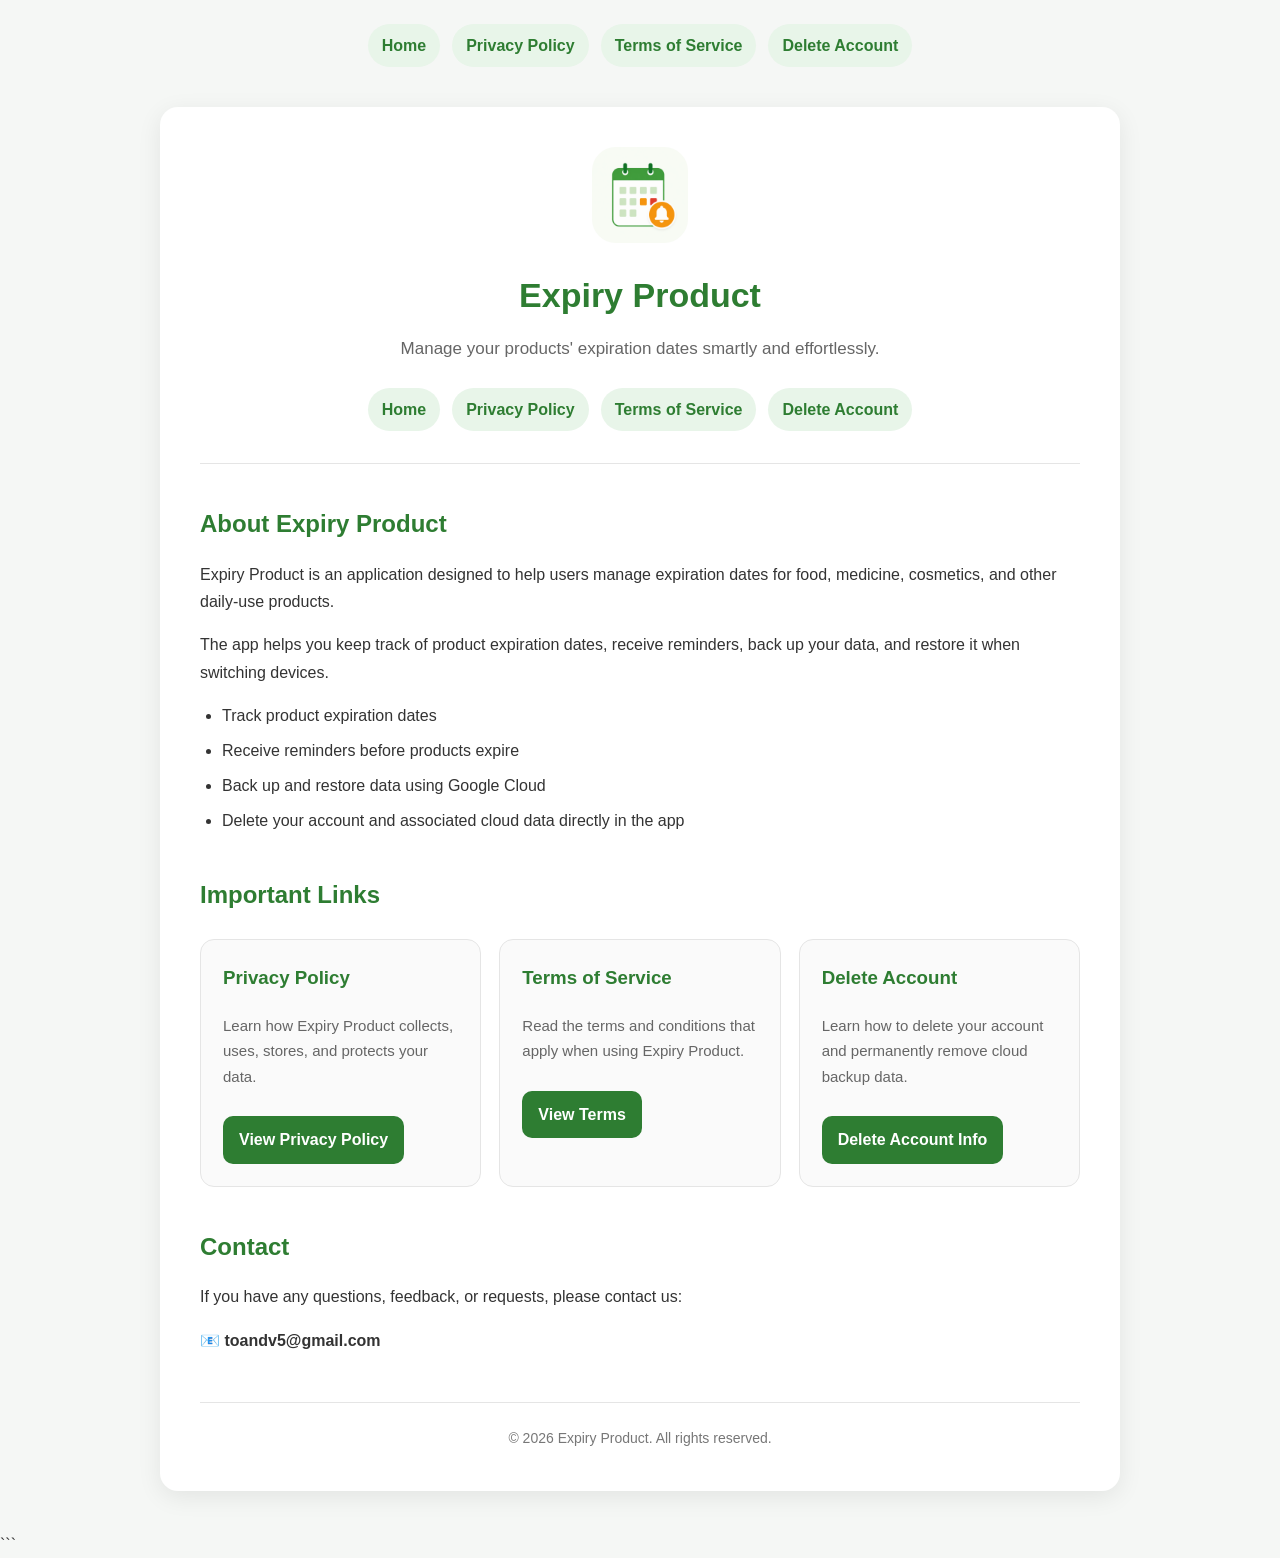
<file: index.html>
<!DOCTYPE html>
<html lang="en">
<head>
    <meta charset="UTF-8">
    <meta name="viewport" content="width=device-width, initial-scale=1.0">
    <title>Expiry Product</title>

    <link rel="icon" type="image/png" href="assets/logo.png">
	<link rel="stylesheet" href="assets/style.css">
    <style>
        * {
            box-sizing: border-box;
        }

        body {
            margin: 0;
            background: #f5f7f5;
            font-family: Arial, Helvetica, sans-serif;
            color: #333;
            line-height: 1.7;
        }

        .container {
            max-width: 960px;
            margin: 40px auto;
            background: #ffffff;
            padding: 40px;
            border-radius: 18px;
            box-shadow: 0 6px 24px rgba(0, 0, 0, 0.08);
        }

        .header {
            text-align: center;
            padding-bottom: 32px;
            border-bottom: 1px solid #e5e5e5;
        }

        .logo {
            width: 96px;
            height: 96px;
            border-radius: 24px;
            object-fit: cover;
            margin-bottom: 16px;
        }

        h1 {
            margin: 0;
            color: #2E7D32;
            font-size: 34px;
        }

        .subtitle {
            margin-top: 10px;
            color: #666;
            font-size: 17px;
        }

        .nav {
            margin-top: 24px;
            display: flex;
            justify-content: center;
            flex-wrap: wrap;
            gap: 12px;
        }

        .nav a {
            color: #2E7D32;
            text-decoration: none;
            font-weight: 600;
            padding: 8px 14px;
            border-radius: 999px;
            background: #E8F5E9;
        }

        .nav a:hover {
            background: #C8E6C9;
        }

        .section {
            margin-top: 40px;
        }

        h2 {
            color: #2E7D32;
            margin-bottom: 12px;
        }

        .cards {
            display: grid;
            grid-template-columns: repeat(3, 1fr);
            gap: 18px;
            margin-top: 24px;
        }

        .card {
            background: #fafafa;
            border: 1px solid #e5e5e5;
            border-radius: 14px;
            padding: 22px;
            transition: 0.2s ease;
        }

        .card:hover {
            transform: translateY(-3px);
            box-shadow: 0 8px 18px rgba(0, 0, 0, 0.08);
        }

        .card h3 {
            margin-top: 0;
            color: #2E7D32;
        }

        .card p {
            color: #666;
            font-size: 15px;
        }

        .card a {
            display: inline-block;
            margin-top: 12px;
            color: #ffffff;
            background: #2E7D32;
            padding: 10px 16px;
            border-radius: 10px;
            text-decoration: none;
            font-weight: 600;
        }

        .card a:hover {
            background: #256628;
        }

        .features {
            margin-top: 16px;
            padding-left: 22px;
        }

        .features li {
            margin-bottom: 8px;
        }

        footer {
            margin-top: 48px;
            padding-top: 24px;
            border-top: 1px solid #e5e5e5;
            text-align: center;
            color: #777;
            font-size: 14px;
        }

        @media (max-width: 768px) {
            .container {
                margin: 16px;
                padding: 24px;
                border-radius: 14px;
            }

            h1 {
                font-size: 28px;
            }

            .cards {
                grid-template-columns: 1fr;
            }

            .logo {
                width: 84px;
                height: 84px;
                border-radius: 20px;
            }
        }
    </style>
     <nav class="nav">
        <a href="index.html">Home</a>
        <a href="privacy-policy.html">Privacy Policy</a>
        <a href="terms-of-service.html">Terms of Service</a>
        <a href="delete-account.html">Delete Account</a>
    </nav>
</head>

<body>

<div class="container">

    <header class="header">
        <img src="assets/logo.png" alt="Expiry Product Logo" class="logo">

        <h1>Expiry Product</h1>

        <p class="subtitle">
            Manage your products' expiration dates smartly and effortlessly.
        </p>

        <nav class="nav">
            <a href="index.html">Home</a>
            <a href="privacy-policy.html">Privacy Policy</a>
            <a href="terms-of-service.html">Terms of Service</a>
            <a href="delete-account.html">Delete Account</a>
        </nav>
    </header>

    <section class="section">
        <h2>About Expiry Product</h2>

        <p>
            Expiry Product is an application designed to help users manage expiration dates
            for food, medicine, cosmetics, and other daily-use products.
        </p>

        <p>
            The app helps you keep track of product expiration dates, receive reminders,
            back up your data, and restore it when switching devices.
        </p>

        <ul class="features">
            <li>Track product expiration dates</li>
            <li>Receive reminders before products expire</li>
            <li>Back up and restore data using Google Cloud</li>
            <li>Delete your account and associated cloud data directly in the app</li>
        </ul>
    </section>

    <section class="section">
        <h2>Important Links</h2>

        <div class="cards">

            <div class="card">
                <h3>Privacy Policy</h3>
                <p>
                    Learn how Expiry Product collects, uses, stores, and protects your data.
                </p>
                <a href="privacy-policy.html">View Privacy Policy</a>
            </div>

            <div class="card">
                <h3>Terms of Service</h3>
                <p>
                    Read the terms and conditions that apply when using Expiry Product.
                </p>
                <a href="terms-of-service.html">View Terms</a>
            </div>

            <div class="card">
                <h3>Delete Account</h3>
                <p>
                    Learn how to delete your account and permanently remove cloud backup data.
                </p>
                <a href="delete-account.html">Delete Account Info</a>
            </div>

        </div>
    </section>

    <section class="section">
        <h2>Contact</h2>

        <p>
            If you have any questions, feedback, or requests, please contact us:
        </p>

        <p>
            📧 <strong>toandv5@gmail.com</strong>
        </p>
    </section>

    <footer>
        © 2026 Expiry Product. All rights reserved.
    </footer>

</div>

</body>
</html>
```
</file>
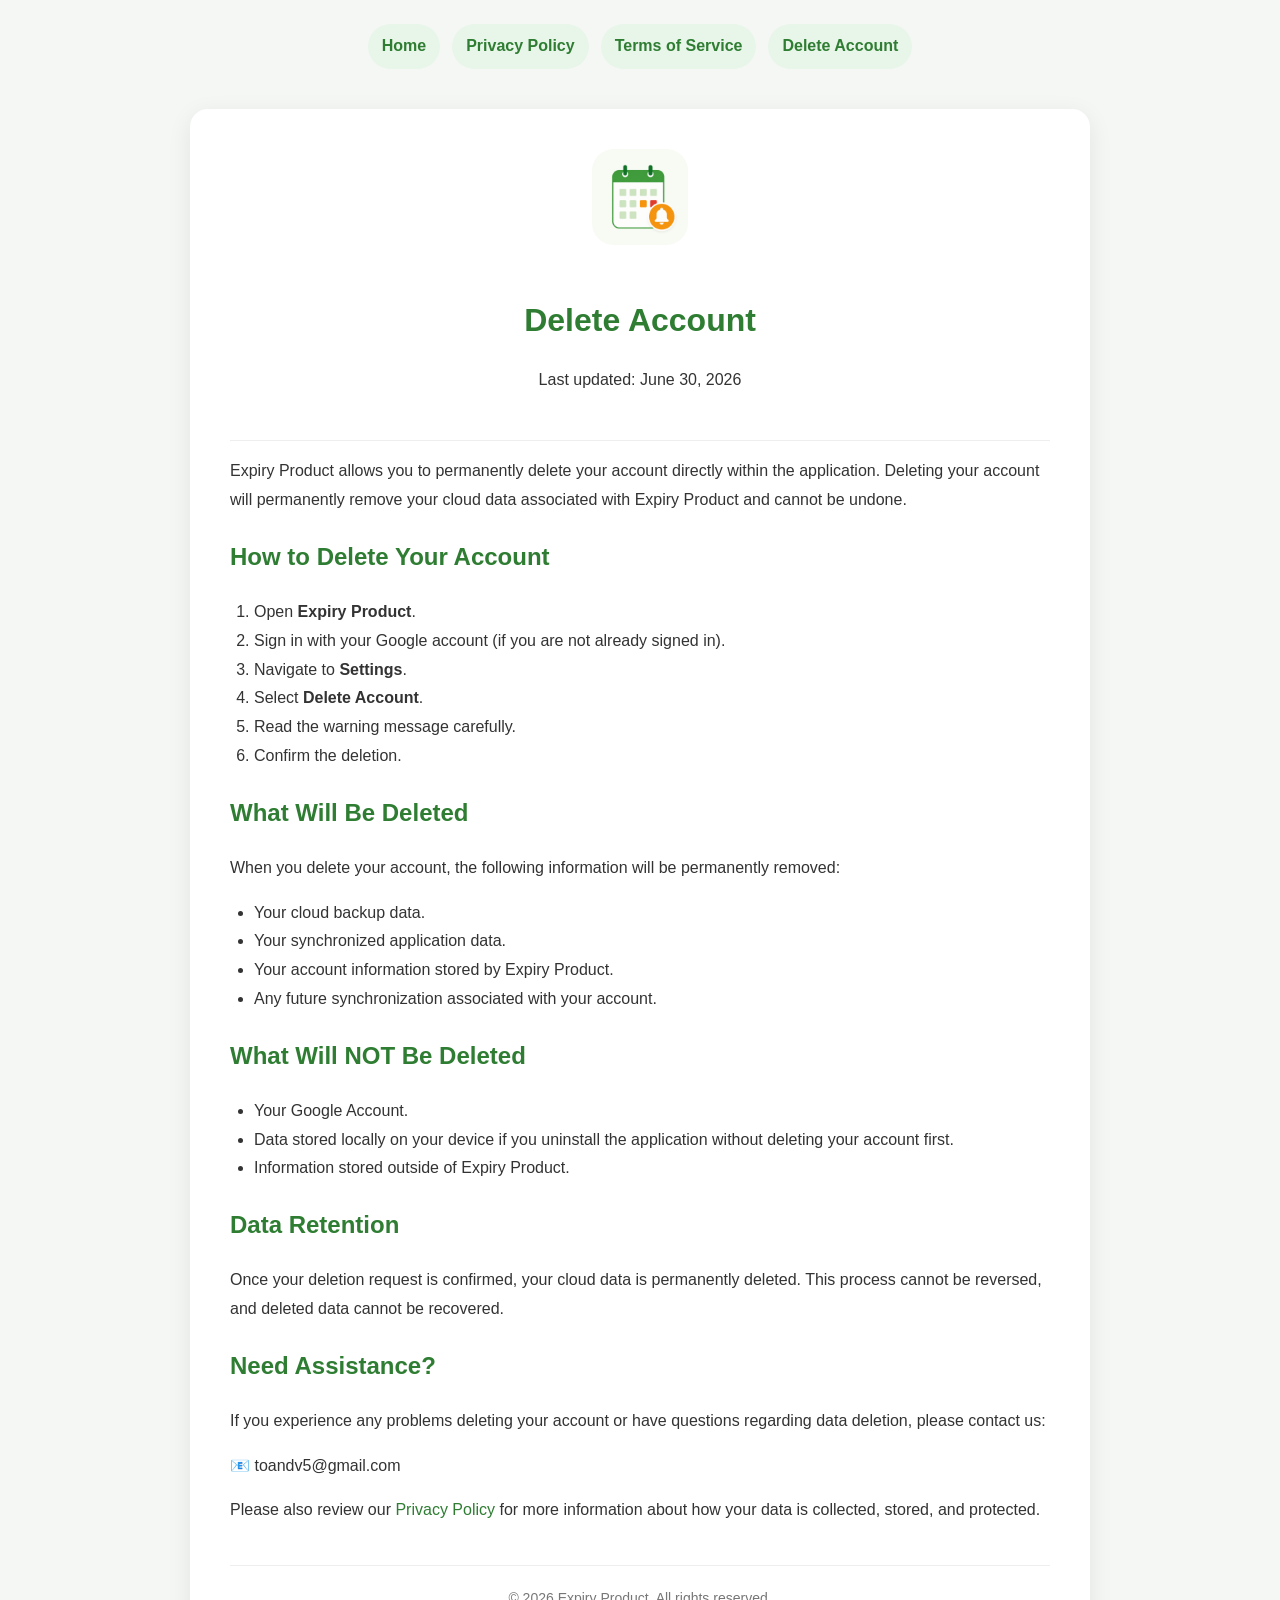
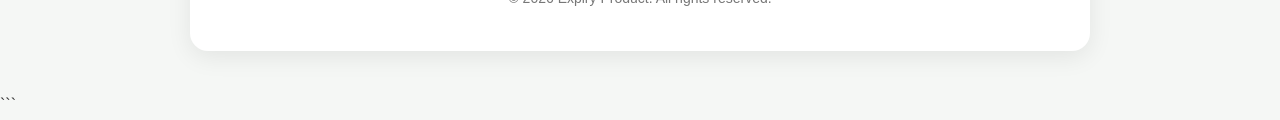
<file: delete-account.html>
<!DOCTYPE html>
<html lang="en">
<head>
    <meta charset="UTF-8">
    <meta name="viewport" content="width=device-width, initial-scale=1.0">
    <title>Delete Account - Expiry Product</title>

    <link rel="icon" href="assets/logo.png">
    <link rel="stylesheet" href="assets/style.css">

    <style>
        *{
            box-sizing:border-box;
        }

        body{
            margin:0;
            background:#f5f7f5;
            font-family:Arial,Helvetica,sans-serif;
            color:#333;
            line-height:1.8;
        }

        .container{
            max-width:900px;
            margin:40px auto;
            background:#fff;
            padding:40px;
            border-radius:18px;
            box-shadow:0 6px 24px rgba(0,0,0,.08);
        }

        .header{
            text-align:center;
            padding-bottom:30px;
            border-bottom:1px solid #eee;
        }

        .logo{
            width:96px;
            height:96px;
            border-radius:22px;
            object-fit:cover;
            margin-bottom:16px;
        }

        h1,h2{
            color:#2E7D32;
        }

        h1{
            margin-bottom:8px;
        }

        ol,ul{
            padding-left:24px;
        }

        a{
            color:#2E7D32;
            text-decoration:none;
        }

        a:hover{
            text-decoration:underline;
        }

        footer{
            margin-top:40px;
            padding-top:20px;
            border-top:1px solid #eee;
            text-align:center;
            color:#777;
            font-size:14px;
        }

        @media(max-width:768px){
            .container{
                margin:16px;
                padding:24px;
            }
        }
    </style>
    <nav class="nav">
        <a href="index.html">Home</a>
        <a href="privacy-policy.html">Privacy Policy</a>
        <a href="terms-of-service.html">Terms of Service</a>
        <a href="delete-account.html">Delete Account</a>
    </nav>

</head>

<body>

<div class="container">

<header class="header">

<img src="assets/logo.png"
     class="logo"
     alt="Expiry Product">

<h1>Delete Account</h1>

<p>
Last updated: June 30, 2026
</p>

</header>

<p>
Expiry Product allows you to permanently delete your account directly within the application.
Deleting your account will permanently remove your cloud data associated with Expiry Product and cannot be undone.
</p>

<h2>How to Delete Your Account</h2>

<ol>

<li>Open <strong>Expiry Product</strong>.</li>

<li>Sign in with your Google account (if you are not already signed in).</li>

<li>Navigate to <strong>Settings</strong>.</li>

<li>Select <strong>Delete Account</strong>.</li>

<li>Read the warning message carefully.</li>

<li>Confirm the deletion.</li>

</ol>

<h2>What Will Be Deleted</h2>

<p>
When you delete your account, the following information will be permanently removed:
</p>

<ul>

<li>Your cloud backup data.</li>

<li>Your synchronized application data.</li>

<li>Your account information stored by Expiry Product.</li>

<li>Any future synchronization associated with your account.</li>

</ul>

<h2>What Will NOT Be Deleted</h2>

<ul>

<li>Your Google Account.</li>

<li>Data stored locally on your device if you uninstall the application without deleting your account first.</li>

<li>Information stored outside of Expiry Product.</li>

</ul>

<h2>Data Retention</h2>

<p>
Once your deletion request is confirmed, your cloud data is permanently deleted.
This process cannot be reversed, and deleted data cannot be recovered.
</p>

<h2>Need Assistance?</h2>

<p>
If you experience any problems deleting your account or have questions regarding data deletion, please contact us:
</p>

<p>
📧 toandv5@gmail.com
</p>

<p>
Please also review our
<a href="privacy-policy.html">Privacy Policy</a>
for more information about how your data is collected, stored, and protected.
</p>

<footer>

© 2026 Expiry Product. All rights reserved.

</footer>

</div>

</body>
</html>
```
</file>
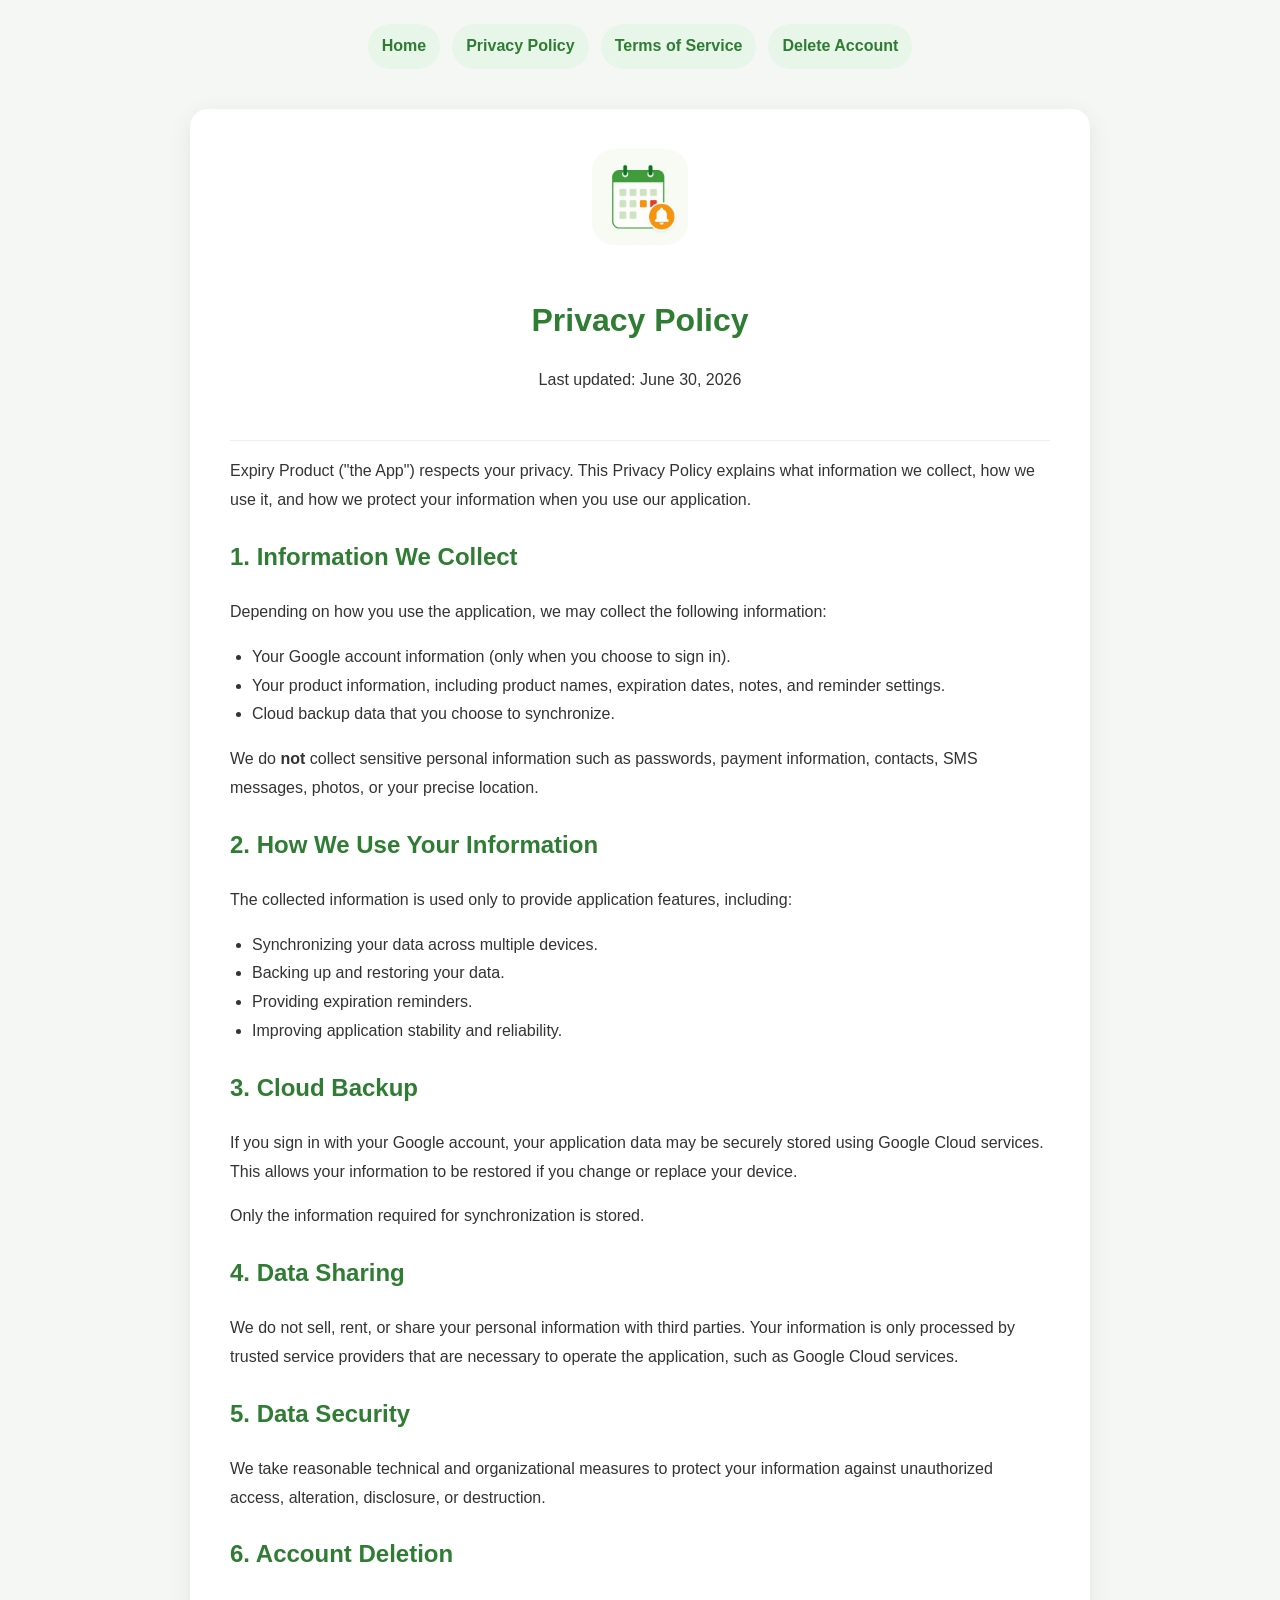
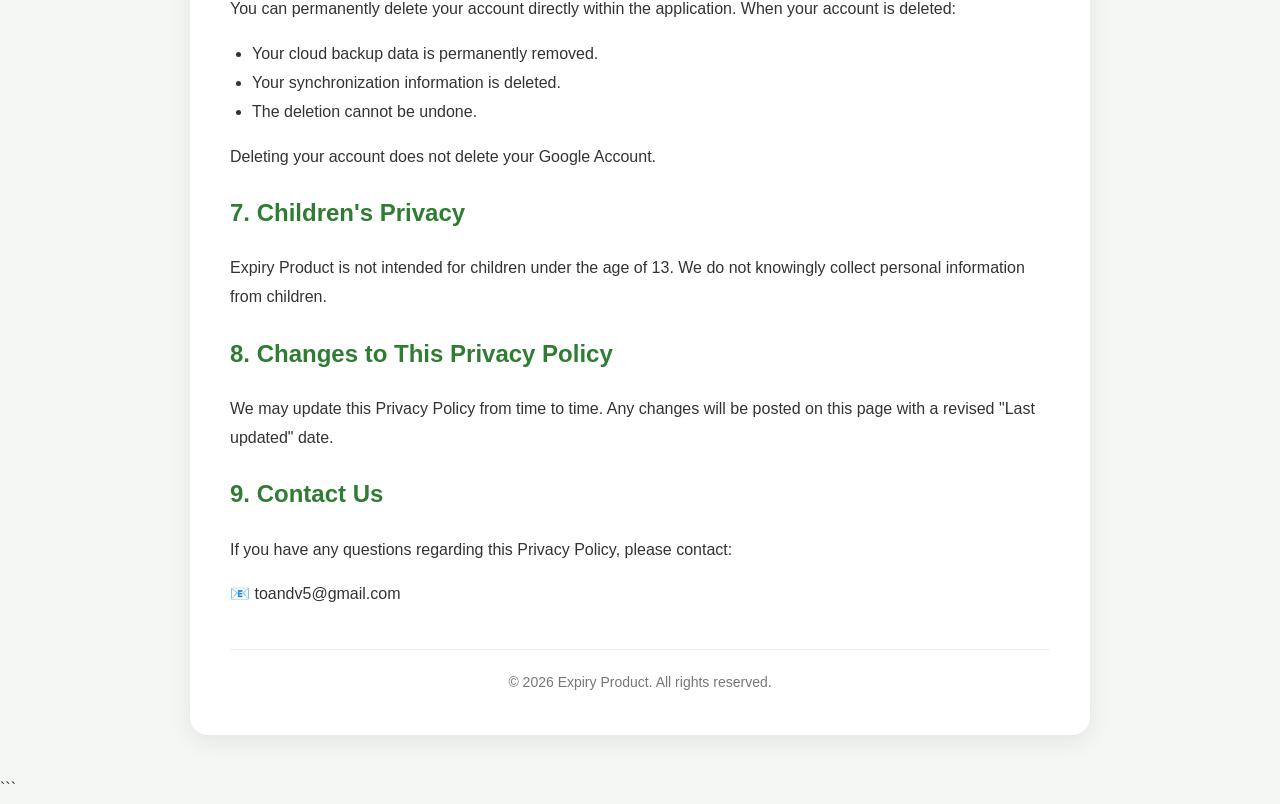
<file: privacy-policy.html>
<!DOCTYPE html>
<html lang="en">
<head>
    <meta charset="UTF-8">
    <meta name="viewport" content="width=device-width, initial-scale=1.0">
    <title>Privacy Policy - Expiry Product</title>

    <link rel="icon" href="assets/logo.png">
    <link rel="stylesheet" href="assets/style.css">
    <style>
        *{
            box-sizing:border-box;
        }

        body{
            margin:0;
            background:#f5f7f5;
            font-family:Arial,Helvetica,sans-serif;
            color:#333;
            line-height:1.8;
        }

        .container{
            max-width:900px;
            margin:40px auto;
            background:#fff;
            padding:40px;
            border-radius:18px;
            box-shadow:0 6px 24px rgba(0,0,0,.08);
        }

        .header{
            text-align:center;
            padding-bottom:30px;
            border-bottom:1px solid #eee;
        }

        .logo{
            width:96px;
            height:96px;
            border-radius:22px;
            object-fit:cover;
            margin-bottom:16px;
        }

        h1,h2{
            color:#2E7D32;
        }

        h1{
            margin-bottom:8px;
        }

        ul{
            padding-left:22px;
        }

        footer{
            margin-top:40px;
            padding-top:20px;
            border-top:1px solid #eee;
            text-align:center;
            color:#777;
            font-size:14px;
        }

        @media(max-width:768px){
            .container{
                margin:16px;
                padding:24px;
            }
        }
    </style>
    <nav class="nav">
        <a href="index.html">Home</a>
        <a href="privacy-policy.html">Privacy Policy</a>
        <a href="terms-of-service.html">Terms of Service</a>
        <a href="delete-account.html">Delete Account</a>
    </nav>

</head>

<body>

<div class="container">

<header class="header">

<img src="assets/logo.png" class="logo" alt="Expiry Product">

<h1>Privacy Policy</h1>

<p>
Last updated: June 30, 2026
</p>

</header>

<p>
Expiry Product ("the App") respects your privacy.
This Privacy Policy explains what information we collect,
how we use it, and how we protect your information when you use our application.
</p>

<h2>1. Information We Collect</h2>

<p>
Depending on how you use the application, we may collect the following information:
</p>

<ul>
<li>Your Google account information (only when you choose to sign in).</li>
<li>Your product information, including product names, expiration dates, notes, and reminder settings.</li>
<li>Cloud backup data that you choose to synchronize.</li>
</ul>

<p>
We do <strong>not</strong> collect sensitive personal information such as passwords, payment information, contacts, SMS messages, photos, or your precise location.
</p>

<h2>2. How We Use Your Information</h2>

<p>
The collected information is used only to provide application features, including:
</p>

<ul>
<li>Synchronizing your data across multiple devices.</li>
<li>Backing up and restoring your data.</li>
<li>Providing expiration reminders.</li>
<li>Improving application stability and reliability.</li>
</ul>

<h2>3. Cloud Backup</h2>

<p>
If you sign in with your Google account, your application data may be securely stored using Google Cloud services.
This allows your information to be restored if you change or replace your device.
</p>

<p>
Only the information required for synchronization is stored.
</p>

<h2>4. Data Sharing</h2>

<p>
We do not sell, rent, or share your personal information with third parties.
Your information is only processed by trusted service providers that are necessary to operate the application, such as Google Cloud services.
</p>

<h2>5. Data Security</h2>

<p>
We take reasonable technical and organizational measures to protect your information against unauthorized access, alteration, disclosure, or destruction.
</p>

<h2>6. Account Deletion</h2>

<p>
You can permanently delete your account directly within the application.
When your account is deleted:
</p>

<ul>
<li>Your cloud backup data is permanently removed.</li>
<li>Your synchronization information is deleted.</li>
<li>The deletion cannot be undone.</li>
</ul>

<p>
Deleting your account does not delete your Google Account.
</p>

<h2>7. Children's Privacy</h2>

<p>
Expiry Product is not intended for children under the age of 13.
We do not knowingly collect personal information from children.
</p>

<h2>8. Changes to This Privacy Policy</h2>

<p>
We may update this Privacy Policy from time to time.
Any changes will be posted on this page with a revised "Last updated" date.
</p>

<h2>9. Contact Us</h2>

<p>
If you have any questions regarding this Privacy Policy, please contact:
</p>

<p>
📧 toandv5@gmail.com
</p>

<footer>

© 2026 Expiry Product. All rights reserved.

</footer>

</div>

</body>
</html>
```
</file>
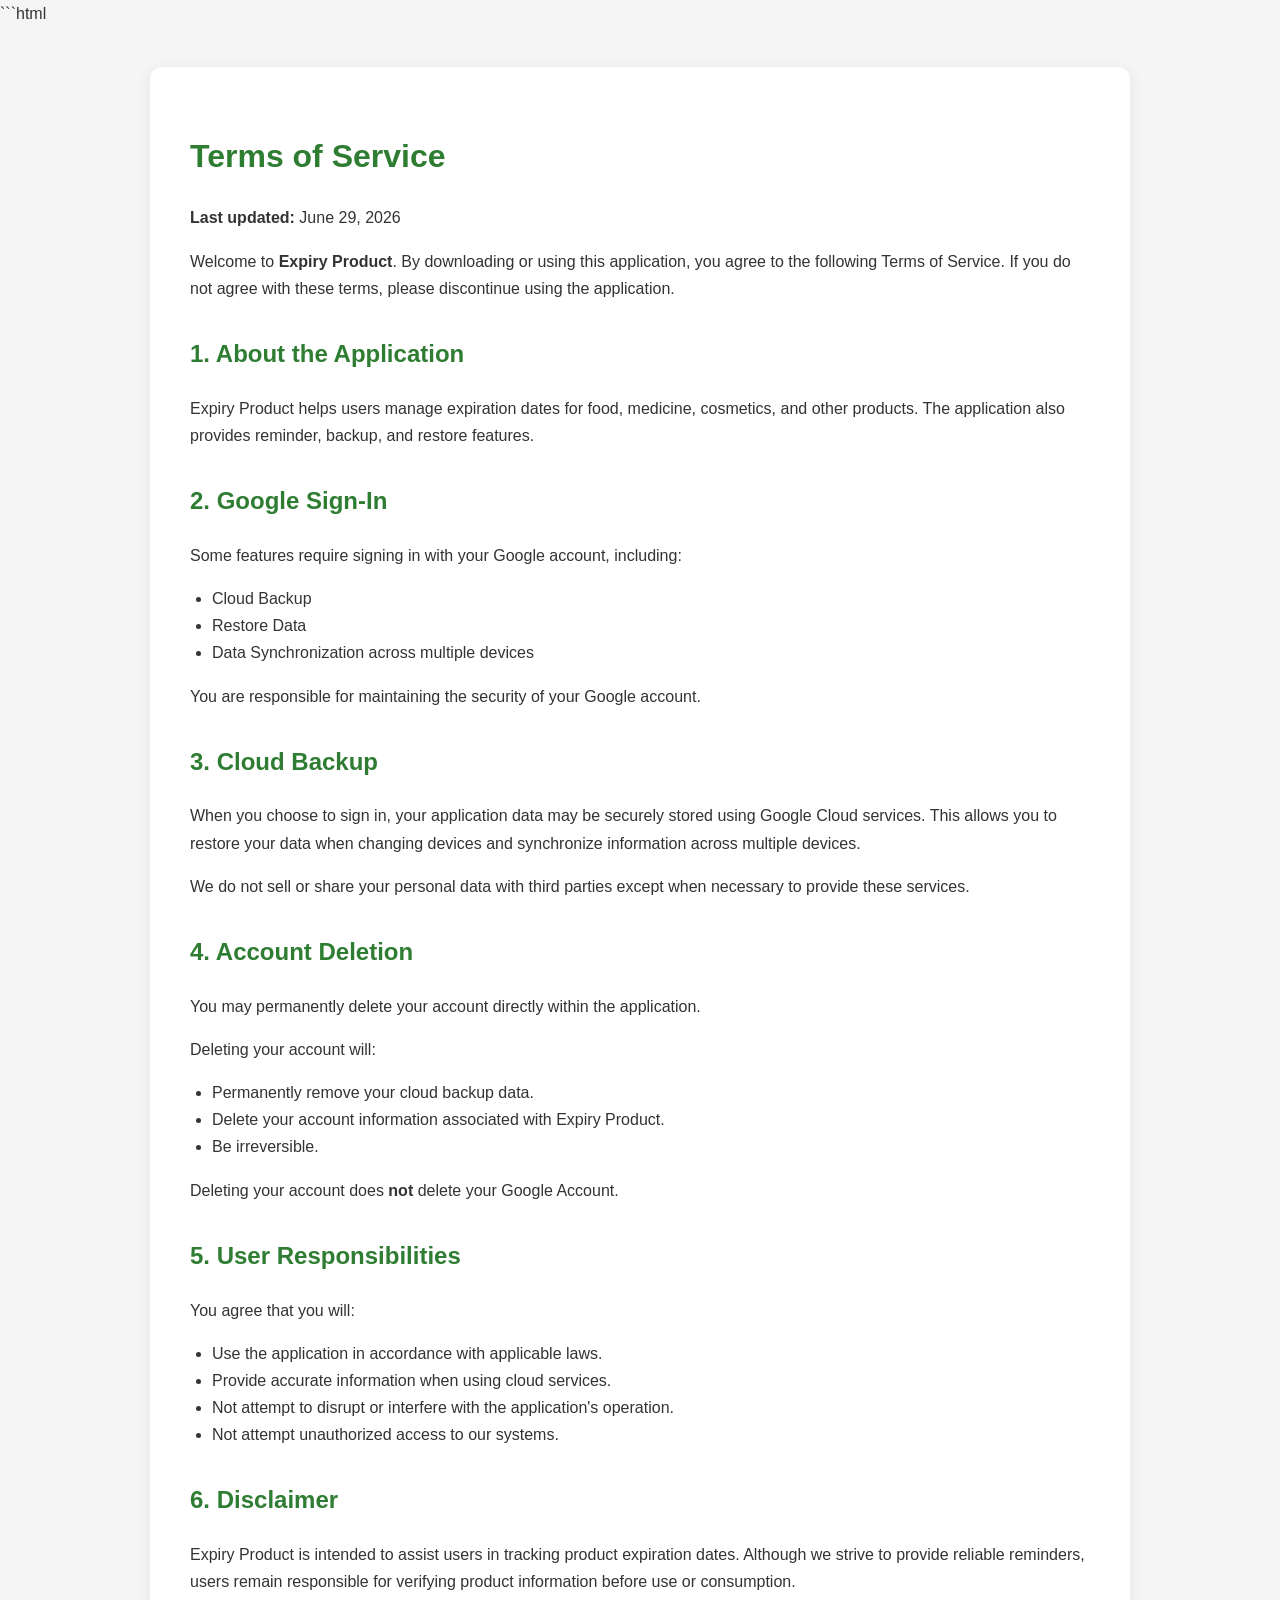
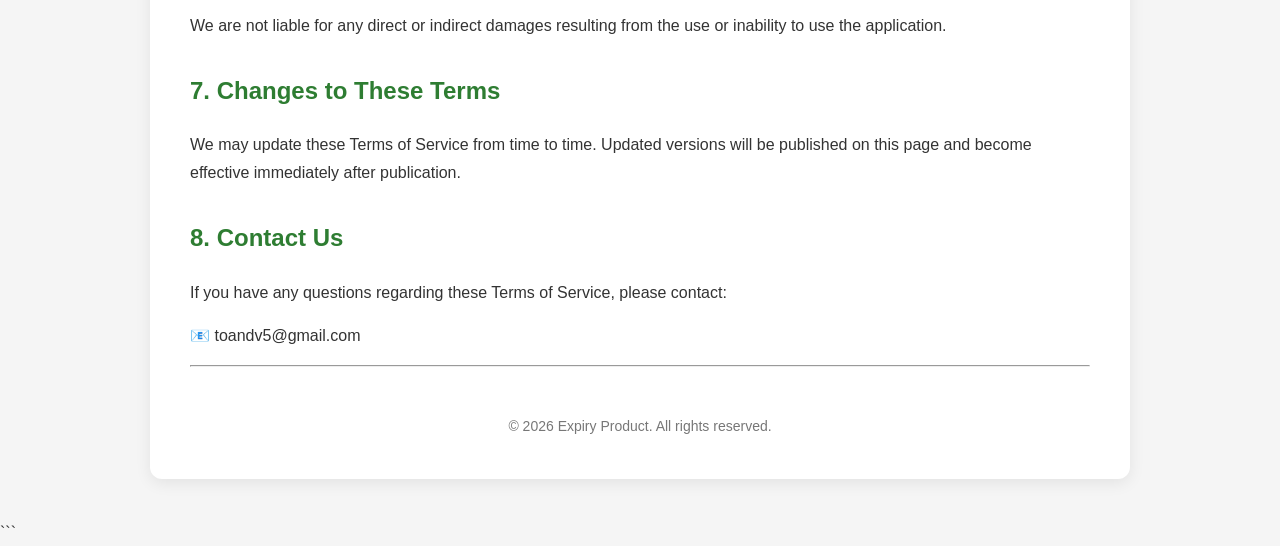
<file: terms-of-service copy.html>
```html
<!DOCTYPE html>
<html lang="en">
<head>
    <meta charset="UTF-8">
    <meta name="viewport" content="width=device-width, initial-scale=1.0">
    <title>Terms of Service - Expiry Product</title>

    <style>
        body{
            margin:0;
            padding:0;
            background:#f5f5f5;
            font-family:Arial, Helvetica, sans-serif;
            color:#333;
            line-height:1.7;
        }

        .container{
            max-width:900px;
            margin:40px auto;
            background:#fff;
            padding:40px;
            border-radius:12px;
            box-shadow:0 4px 16px rgba(0,0,0,.08);
        }

        h1{
            color:#2E7D32;
        }

        h2{
            margin-top:32px;
            color:#2E7D32;
        }

        a{
            color:#2E7D32;
            text-decoration:none;
        }

        a:hover{
            text-decoration:underline;
        }

        ul{
            padding-left:22px;
        }

        footer{
            margin-top:48px;
            text-align:center;
            color:#777;
            font-size:14px;
        }

        @media(max-width:768px){
            .container{
                margin:16px;
                padding:24px;
            }
        }
    </style>

</head>
<body>

<div class="container">

<h1>Terms of Service</h1>

<p>
<strong>Last updated:</strong> June 29, 2026
</p>

<p>
Welcome to <strong>Expiry Product</strong>.
By downloading or using this application, you agree to the following Terms of Service.
If you do not agree with these terms, please discontinue using the application.
</p>

<h2>1. About the Application</h2>

<p>
Expiry Product helps users manage expiration dates for food, medicine, cosmetics, and other products.
The application also provides reminder, backup, and restore features.
</p>

<h2>2. Google Sign-In</h2>

<p>
Some features require signing in with your Google account, including:
</p>

<ul>
    <li>Cloud Backup</li>
    <li>Restore Data</li>
    <li>Data Synchronization across multiple devices</li>
</ul>

<p>
You are responsible for maintaining the security of your Google account.
</p>

<h2>3. Cloud Backup</h2>

<p>
When you choose to sign in, your application data may be securely stored using Google Cloud services.
This allows you to restore your data when changing devices and synchronize information across multiple devices.
</p>

<p>
We do not sell or share your personal data with third parties except when necessary to provide these services.
</p>

<h2>4. Account Deletion</h2>

<p>
You may permanently delete your account directly within the application.
</p>

<p>
Deleting your account will:
</p>

<ul>
    <li>Permanently remove your cloud backup data.</li>
    <li>Delete your account information associated with Expiry Product.</li>
    <li>Be irreversible.</li>
</ul>

<p>
Deleting your account does <strong>not</strong> delete your Google Account.
</p>

<h2>5. User Responsibilities</h2>

<p>
You agree that you will:
</p>

<ul>
    <li>Use the application in accordance with applicable laws.</li>
    <li>Provide accurate information when using cloud services.</li>
    <li>Not attempt to disrupt or interfere with the application's operation.</li>
    <li>Not attempt unauthorized access to our systems.</li>
</ul>

<h2>6. Disclaimer</h2>

<p>
Expiry Product is intended to assist users in tracking product expiration dates.
Although we strive to provide reliable reminders, users remain responsible for verifying product information before use or consumption.
</p>

<p>
We are not liable for any direct or indirect damages resulting from the use or inability to use the application.
</p>

<h2>7. Changes to These Terms</h2>

<p>
We may update these Terms of Service from time to time.
Updated versions will be published on this page and become effective immediately after publication.
</p>

<h2>8. Contact Us</h2>

<p>
If you have any questions regarding these Terms of Service, please contact:
</p>

<p>
📧 toandv5@gmail.com
</p>

<hr>

<footer>

© 2026 Expiry Product. All rights reserved.

</footer>

</div>

</body>
</html>
```
</file>
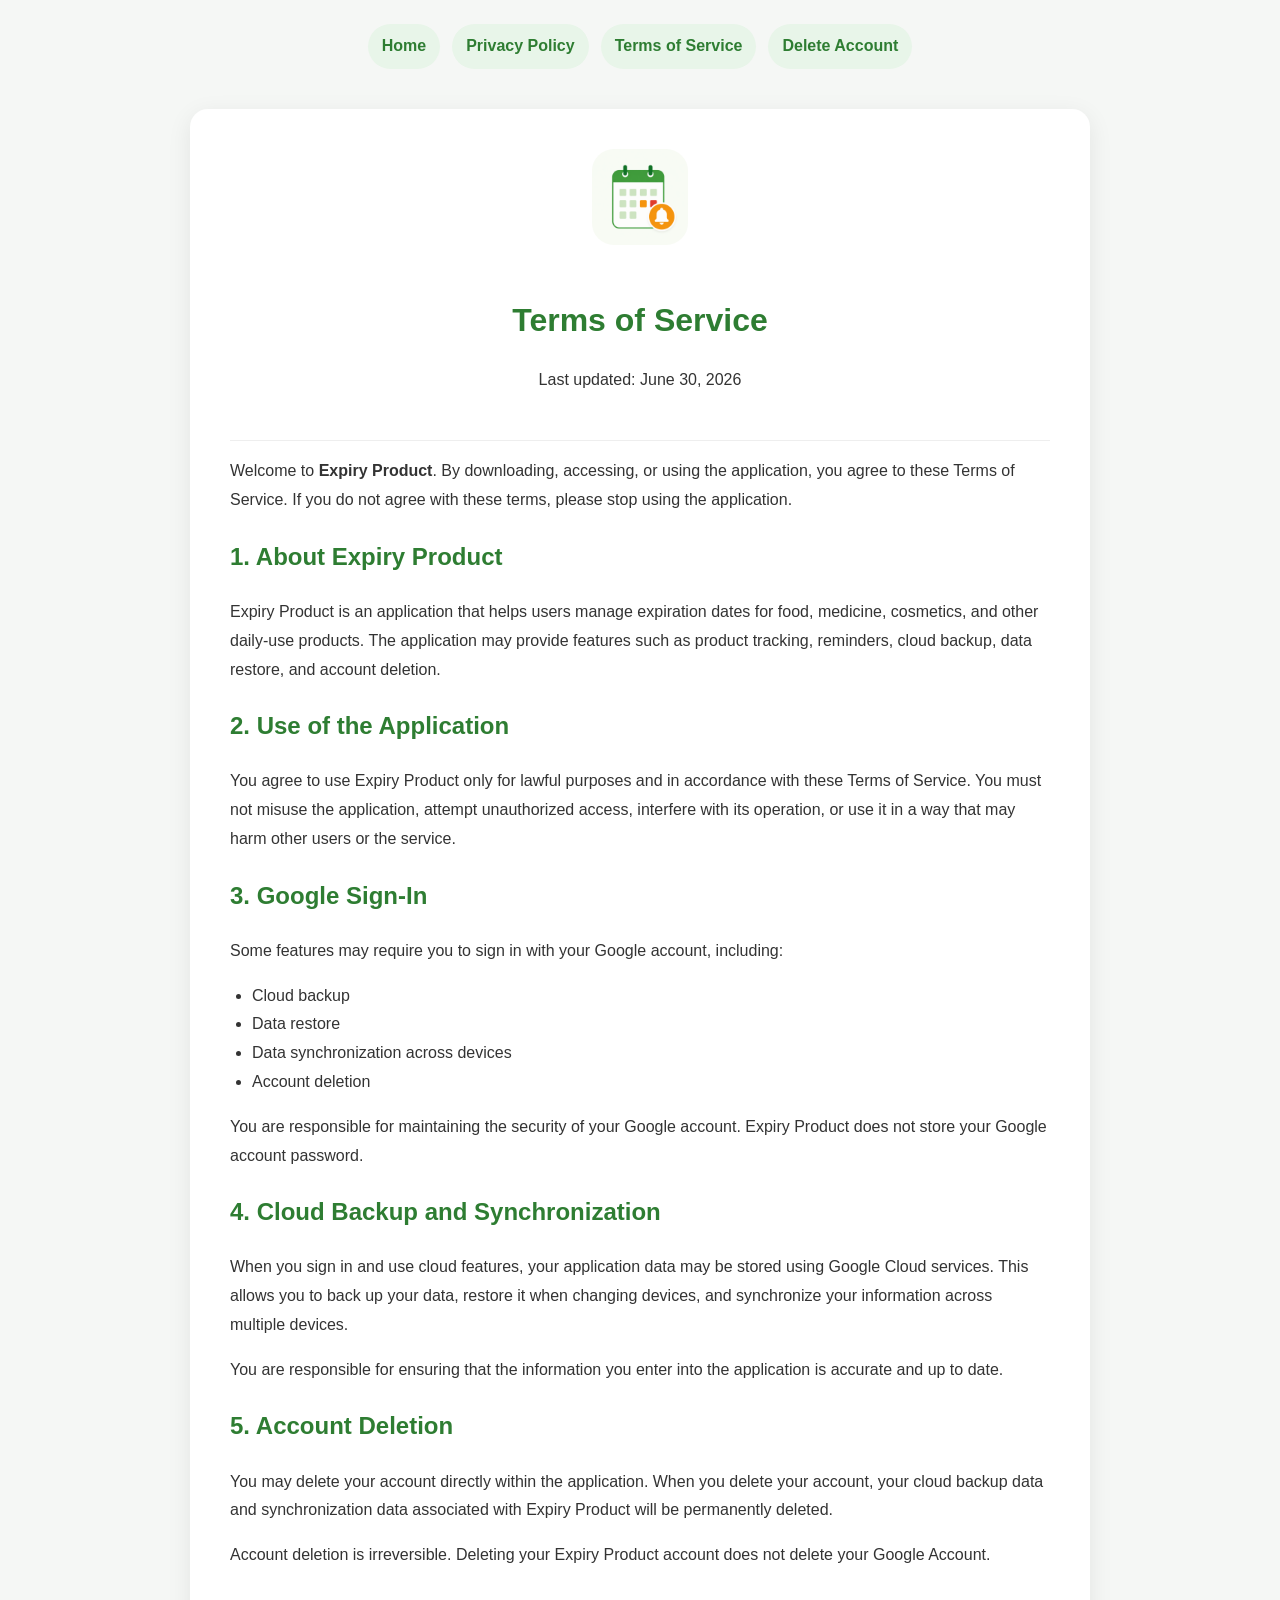
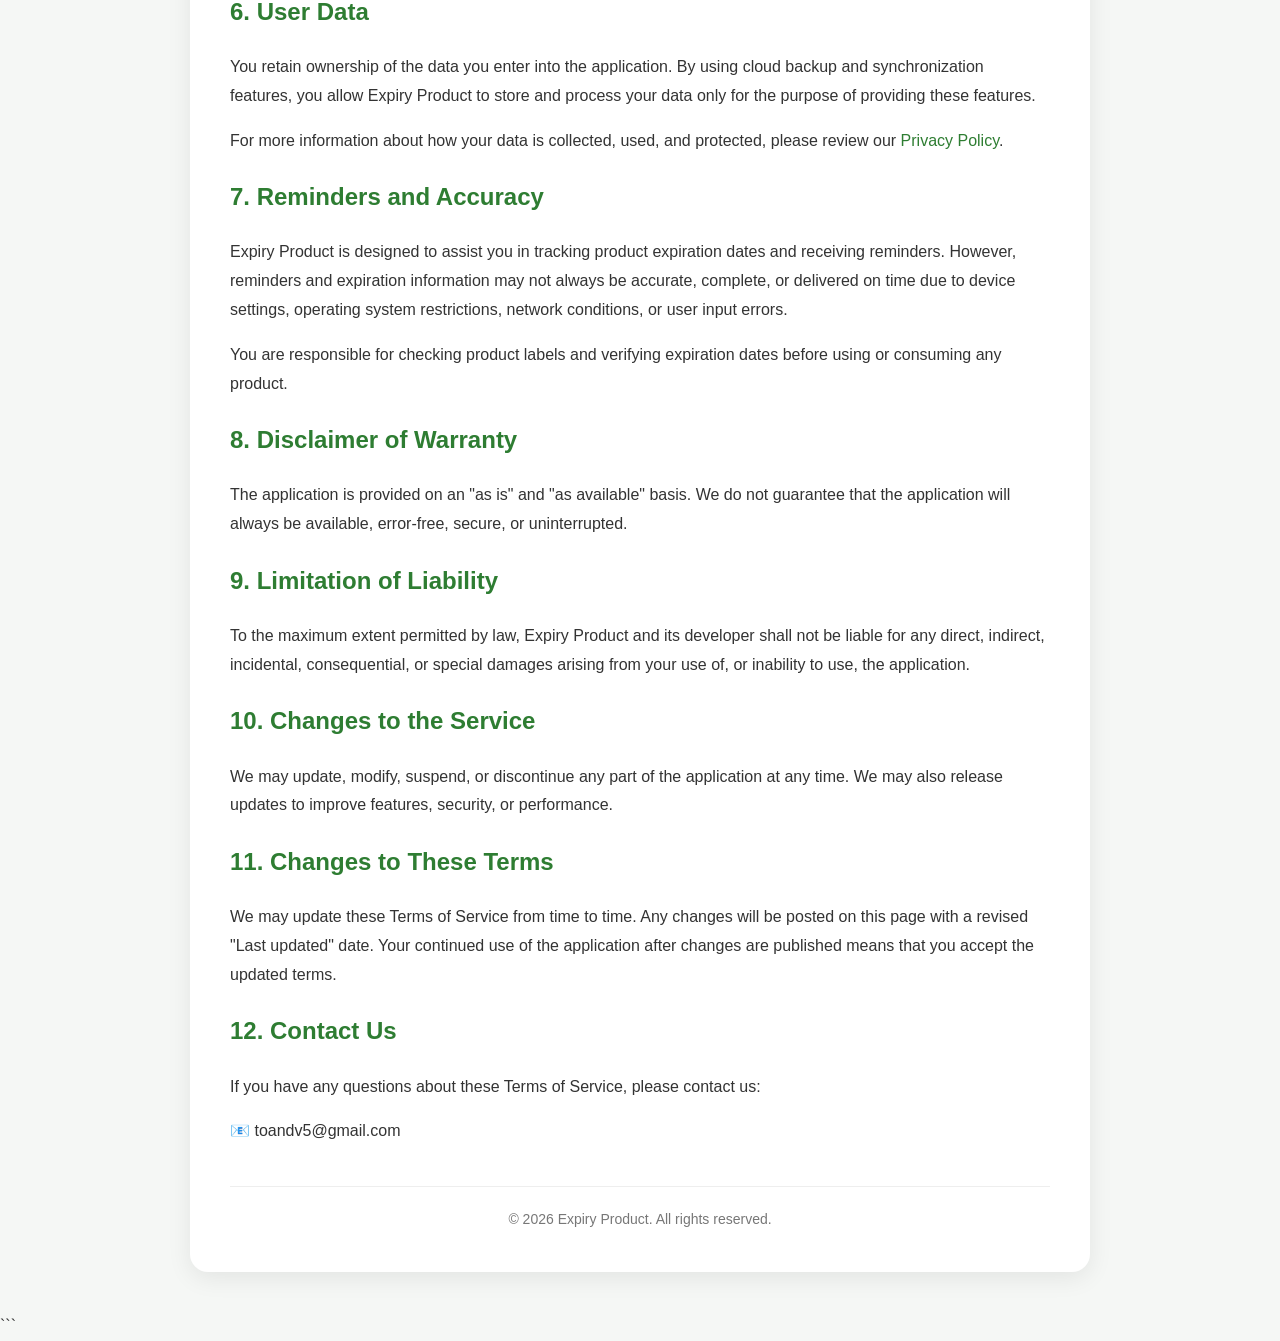
<file: terms-of-service.html>
<!DOCTYPE html>
<html lang="en">
<head>
    <meta charset="UTF-8">
    <meta name="viewport" content="width=device-width, initial-scale=1.0">
    <title>Terms of Service - Expiry Product</title>

    <link rel="icon" href="assets/logo.png">
    <link rel="stylesheet" href="assets/style.css">

    <style>
        *{
            box-sizing:border-box;
        }

        body{
            margin:0;
            background:#f5f7f5;
            font-family:Arial,Helvetica,sans-serif;
            color:#333;
            line-height:1.8;
        }

        .container{
            max-width:900px;
            margin:40px auto;
            background:#fff;
            padding:40px;
            border-radius:18px;
            box-shadow:0 6px 24px rgba(0,0,0,.08);
        }

        .header{
            text-align:center;
            padding-bottom:30px;
            border-bottom:1px solid #eee;
        }

        .logo{
            width:96px;
            height:96px;
            border-radius:22px;
            object-fit:cover;
            margin-bottom:16px;
        }

        h1,h2{
            color:#2E7D32;
        }

        h1{
            margin-bottom:8px;
        }

        ul{
            padding-left:22px;
        }

        a{
            color:#2E7D32;
            text-decoration:none;
        }

        a:hover{
            text-decoration:underline;
        }

        footer{
            margin-top:40px;
            padding-top:20px;
            border-top:1px solid #eee;
            text-align:center;
            color:#777;
            font-size:14px;
        }

        @media(max-width:768px){
            .container{
                margin:16px;
                padding:24px;
            }
        }
    </style>
    <nav class="nav">
        <a href="index.html">Home</a>
        <a href="privacy-policy.html">Privacy Policy</a>
        <a href="terms-of-service.html">Terms of Service</a>
        <a href="delete-account.html">Delete Account</a>
    </nav>
</head>

<body>

<div class="container">

<header class="header">

<img src="assets/logo.png" class="logo" alt="Expiry Product">

<h1>Terms of Service</h1>

<p>
Last updated: June 30, 2026
</p>

</header>

<p>
Welcome to <strong>Expiry Product</strong>.
By downloading, accessing, or using the application, you agree to these Terms of Service.
If you do not agree with these terms, please stop using the application.
</p>

<h2>1. About Expiry Product</h2>

<p>
Expiry Product is an application that helps users manage expiration dates for food, medicine, cosmetics, and other daily-use products.
The application may provide features such as product tracking, reminders, cloud backup, data restore, and account deletion.
</p>

<h2>2. Use of the Application</h2>

<p>
You agree to use Expiry Product only for lawful purposes and in accordance with these Terms of Service.
You must not misuse the application, attempt unauthorized access, interfere with its operation, or use it in a way that may harm other users or the service.
</p>

<h2>3. Google Sign-In</h2>

<p>
Some features may require you to sign in with your Google account, including:
</p>

<ul>
<li>Cloud backup</li>
<li>Data restore</li>
<li>Data synchronization across devices</li>
<li>Account deletion</li>
</ul>

<p>
You are responsible for maintaining the security of your Google account.
Expiry Product does not store your Google account password.
</p>

<h2>4. Cloud Backup and Synchronization</h2>

<p>
When you sign in and use cloud features, your application data may be stored using Google Cloud services.
This allows you to back up your data, restore it when changing devices, and synchronize your information across multiple devices.
</p>

<p>
You are responsible for ensuring that the information you enter into the application is accurate and up to date.
</p>

<h2>5. Account Deletion</h2>

<p>
You may delete your account directly within the application.
When you delete your account, your cloud backup data and synchronization data associated with Expiry Product will be permanently deleted.
</p>

<p>
Account deletion is irreversible.
Deleting your Expiry Product account does not delete your Google Account.
</p>

<h2>6. User Data</h2>

<p>
You retain ownership of the data you enter into the application.
By using cloud backup and synchronization features, you allow Expiry Product to store and process your data only for the purpose of providing these features.
</p>

<p>
For more information about how your data is collected, used, and protected, please review our
<a href="privacy-policy.html">Privacy Policy</a>.
</p>

<h2>7. Reminders and Accuracy</h2>

<p>
Expiry Product is designed to assist you in tracking product expiration dates and receiving reminders.
However, reminders and expiration information may not always be accurate, complete, or delivered on time due to device settings, operating system restrictions, network conditions, or user input errors.
</p>

<p>
You are responsible for checking product labels and verifying expiration dates before using or consuming any product.
</p>

<h2>8. Disclaimer of Warranty</h2>

<p>
The application is provided on an "as is" and "as available" basis.
We do not guarantee that the application will always be available, error-free, secure, or uninterrupted.
</p>

<h2>9. Limitation of Liability</h2>

<p>
To the maximum extent permitted by law, Expiry Product and its developer shall not be liable for any direct, indirect, incidental, consequential, or special damages arising from your use of, or inability to use, the application.
</p>

<h2>10. Changes to the Service</h2>

<p>
We may update, modify, suspend, or discontinue any part of the application at any time.
We may also release updates to improve features, security, or performance.
</p>

<h2>11. Changes to These Terms</h2>

<p>
We may update these Terms of Service from time to time.
Any changes will be posted on this page with a revised "Last updated" date.
Your continued use of the application after changes are published means that you accept the updated terms.
</p>

<h2>12. Contact Us</h2>

<p>
If you have any questions about these Terms of Service, please contact us:
</p>

<p>
📧 toandv5@gmail.com
</p>

<footer>
© 2026 Expiry Product. All rights reserved.
</footer>

</div>

</body>
</html>
```
</file>
<file: assets/style.css>
.nav{
    margin-top:24px;
    display:flex;
    justify-content:center;
    flex-wrap:wrap;
    gap:12px;
}

.nav a{
    color:#2E7D32;
    text-decoration:none;
    font-weight:600;
    padding:8px 14px;
    border-radius:999px;
    background:#E8F5E9;
    transition:.2s;
}

.nav a:hover{
    background:#C8E6C9;
}
</file>
